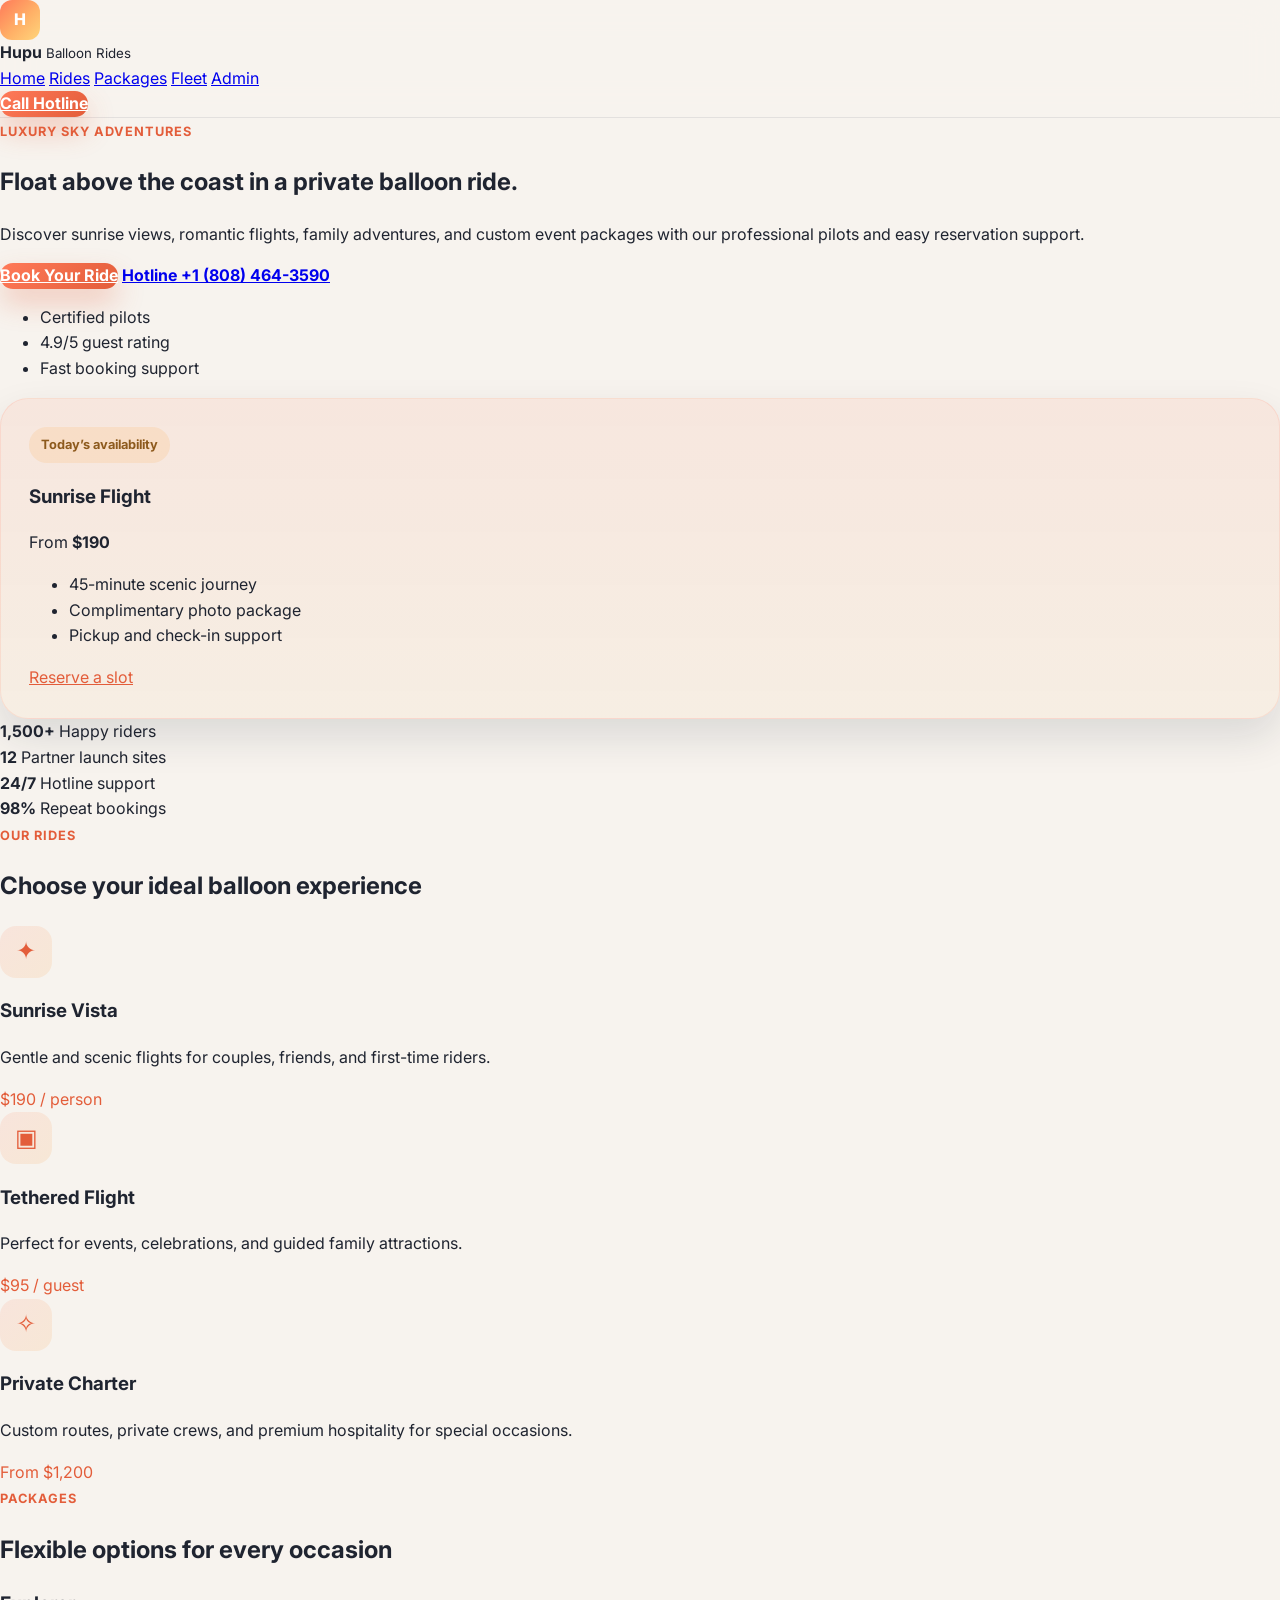
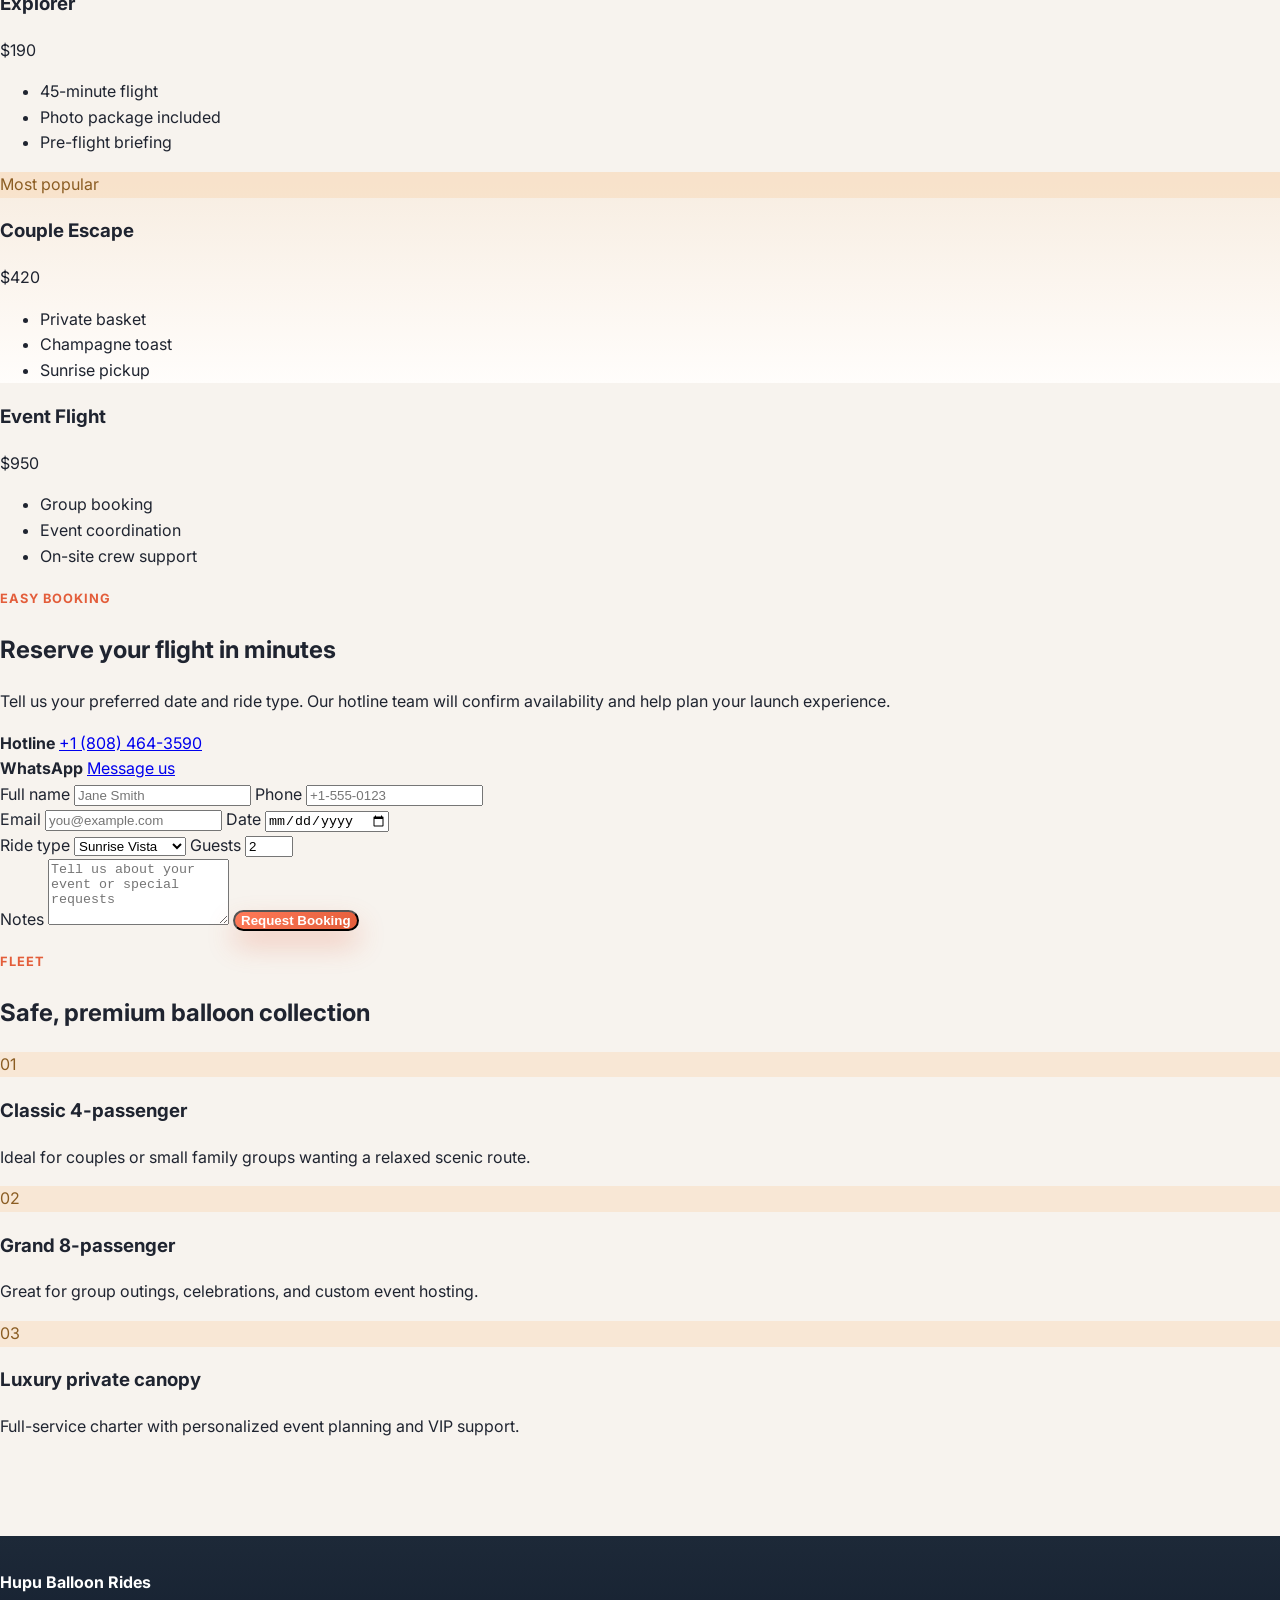
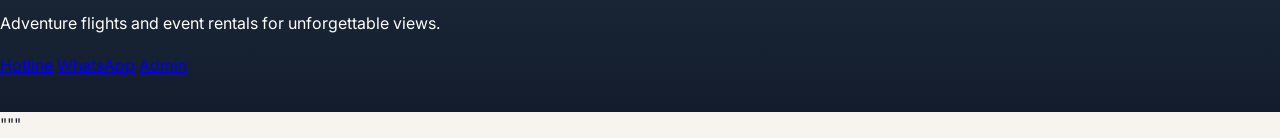
<file: index.html>
<!DOCTYPE html>
<html lang="en">
  <head>
    <meta charset="UTF-8" />
    <meta name="viewport" content="width=device-width, initial-scale=1.0" />
    <title>Hupu Balloon Rides</title>
    <meta
      name="description"
      content="Premium balloon rides, scenic flights, and event packages with quick hotline booking support."
    />
    <link rel="preconnect" href="https://fonts.googleapis.com" />
    <link rel="preconnect" href="https://fonts.gstatic.com" crossorigin />
    <link
      href="https://fonts.googleapis.com/css2?family=Inter:wght@400;500;600;700;800&display=swap"
      rel="stylesheet"
    />
    <link rel="stylesheet" href="styles.css" />
  </head>
  <body>
    <header class="topbar">
      <div class="container nav-wrap">
        <div class="brand">
          <span class="brand-mark">H</span>
          <div>
            <strong>Hupu</strong>
            <small>Balloon Rides</small>
          </div>
        </div>
        <nav class="nav">
          <a href="#home">Home</a>
          <a href="#rides">Rides</a>
          <a href="#pricing">Packages</a>
          <a href="#fleet">Fleet</a>
          <a href="admin.html">Admin</a>
        </nav>
        <a class="hotline-button" href="tel:+18084643590">Call Hotline</a>
      </div>
    </header>

    <main id="home">
      <section class="hero">
        <div class="container hero-grid">
          <div class="hero-copy">
            <span class="eyebrow">Luxury sky adventures</span>
            <h1>Float above the coast in a private balloon ride.</h1>
            <p>
              Discover sunrise views, romantic flights, family adventures, and custom event packages with our professional pilots and easy reservation support.
            </p>
            <div class="hero-actions">
              <a class="primary-button" href="#booking">Book Your Ride</a>
              <a class="secondary-button" href="tel:+18084643590">Hotline +1 (808) 464-3590</a>
            </div>
            <ul class="hero-points">
              <li>Certified pilots</li>
              <li>4.9/5 guest rating</li>
              <li>Fast booking support</li>
            </ul>
          </div>

          <div class="hero-card">
            <div class="card-badge">Today’s availability</div>
            <h3>Sunrise Flight</h3>
            <div class="price-row">
              <span>From</span>
              <strong>$190</strong>
            </div>
            <ul>
              <li>45-minute scenic journey</li>
              <li>Complimentary photo package</li>
              <li>Pickup and check-in support</li>
            </ul>
            <a href="#booking" class="card-link">Reserve a slot</a>
          </div>
        </div>
      </section>

      <section class="stats">
        <div class="container stats-grid">
          <div>
            <strong>1,500+</strong>
            <span>Happy riders</span>
          </div>
          <div>
            <strong>12</strong>
            <span>Partner launch sites</span>
          </div>
          <div>
            <strong>24/7</strong>
            <span>Hotline support</span>
          </div>
          <div>
            <strong>98%</strong>
            <span>Repeat bookings</span>
          </div>
        </div>
      </section>

      <section class="services" id="rides">
        <div class="container section-heading">
          <span class="eyebrow">Our rides</span>
          <h2>Choose your ideal balloon experience</h2>
        </div>
        <div class="container cards-grid">
          <article class="service-card">
            <div class="icon">✦</div>
            <h3>Sunrise Vista</h3>
            <p>Gentle and scenic flights for couples, friends, and first-time riders.</p>
            <span>$190 / person</span>
          </article>
          <article class="service-card">
            <div class="icon">▣</div>
            <h3>Tethered Flight</h3>
            <p>Perfect for events, celebrations, and guided family attractions.</p>
            <span>$95 / guest</span>
          </article>
          <article class="service-card">
            <div class="icon">✧</div>
            <h3>Private Charter</h3>
            <p>Custom routes, private crews, and premium hospitality for special occasions.</p>
            <span>From $1,200</span>
          </article>
        </div>
      </section>

      <section class="pricing" id="pricing">
        <div class="container section-heading">
          <span class="eyebrow">Packages</span>
          <h2>Flexible options for every occasion</h2>
        </div>
        <div class="container pricing-grid">
          <div class="pricing-card">
            <h3>Explorer</h3>
            <div class="price">$190</div>
            <ul>
              <li>45-minute flight</li>
              <li>Photo package included</li>
              <li>Pre-flight briefing</li>
            </ul>
          </div>
          <div class="pricing-card featured">
            <div class="popular">Most popular</div>
            <h3>Couple Escape</h3>
            <div class="price">$420</div>
            <ul>
              <li>Private basket</li>
              <li>Champagne toast</li>
              <li>Sunrise pickup</li>
            </ul>
          </div>
          <div class="pricing-card">
            <h3>Event Flight</h3>
            <div class="price">$950</div>
            <ul>
              <li>Group booking</li>
              <li>Event coordination</li>
              <li>On-site crew support</li>
            </ul>
          </div>
        </div>
      </section>

      <section class="booking" id="booking">
        <div class="container booking-grid">
          <div class="booking-copy">
            <span class="eyebrow">Easy booking</span>
            <h2>Reserve your flight in minutes</h2>
            <p>
              Tell us your preferred date and ride type. Our hotline team will confirm availability and help plan your launch experience.
            </p>
            <div class="contact-box">
              <div>
                <strong>Hotline</strong>
                <a href="tel:+18084643590">+1 (808) 464-3590</a>
              </div>
              <div>
                <strong>WhatsApp</strong>
                <a href="https://wa.me/18084643590" target="_blank" rel="noreferrer">Message us</a>
              </div>
            </div>
          </div>

          <form id="bookingForm" class="booking-form">
            <div class="field-row">
              <label>
                Full name
                <input type="text" name="name" placeholder="Jane Smith" required />
              </label>
              <label>
                Phone
                <input type="tel" name="phone" placeholder="+1-555-0123" required />
              </label>
            </div>

            <div class="field-row">
              <label>
                Email
                <input type="email" name="email" placeholder="you@example.com" required />
              </label>
              <label>
                Date
                <input type="date" name="date" required />
              </label>
            </div>

            <div class="field-row">
              <label>
                Ride type
                <select name="rideType" required>
                  <option value="Sunrise Vista">Sunrise Vista</option>
                  <option value="Tethered Flight">Tethered Flight</option>
                  <option value="Private Charter">Private Charter</option>
                </select>
              </label>
              <label>
                Guests
                <input type="number" name="guests" min="1" max="12" value="2" required />
              </label>
            </div>

            <label>
              Notes
              <textarea name="notes" rows="4" placeholder="Tell us about your event or special requests"></textarea>
            </label>

            <button type="submit" class="primary-button wide-button">Request Booking</button>
            <p id="bookingStatus" class="status-message" aria-live="polite"></p>
          </form>
        </div>
      </section>

      <section class="fleet" id="fleet">
        <div class="container section-heading">
          <span class="eyebrow">Fleet</span>
          <h2>Safe, premium balloon collection</h2>
        </div>
        <div class="container fleet-grid">
          <div class="fleet-item">
            <div class="fleet-number">01</div>
            <h3>Classic 4-passenger</h3>
            <p>Ideal for couples or small family groups wanting a relaxed scenic route.</p>
          </div>
          <div class="fleet-item">
            <div class="fleet-number">02</div>
            <h3>Grand 8-passenger</h3>
            <p>Great for group outings, celebrations, and custom event hosting.</p>
          </div>
          <div class="fleet-item">
            <div class="fleet-number">03</div>
            <h3>Luxury private canopy</h3>
            <p>Full-service charter with personalized event planning and VIP support.</p>
          </div>
        </div>
      </section>
    </main>

    <footer class="footer">
      <div class="container footer-inner">
        <div>
          <strong>Hupu Balloon Rides</strong>
          <p>Adventure flights and event rentals for unforgettable views.</p>
        </div>
        <div class="footer-links">
          <a href="tel:+18084643590">Hotline</a>
          <a href="https://wa.me/18084643590" target="_blank" rel="noreferrer">WhatsApp</a>
          <a href="admin.html">Admin</a>
        </div>
      </div>
    </footer>

    <script src="script.js"></script>
  </body>
</html>



























































































































































































































"""
</file>
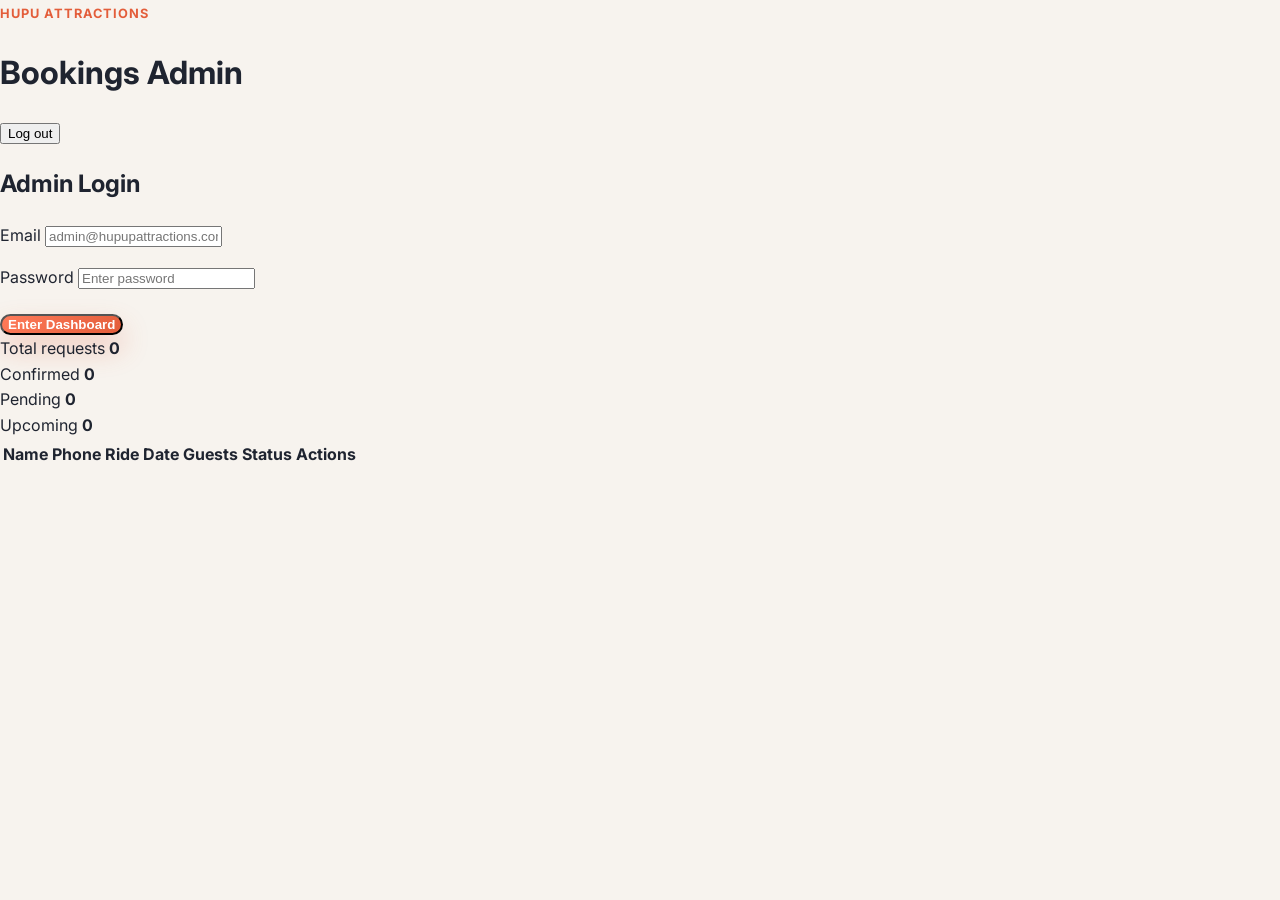
<file: admin.html>
<!DOCTYPE html>
<html lang="en">
  <head>
    <meta charset="UTF-8" />
    <meta name="viewport" content="width=device-width, initial-scale=1.0" />
    <title>Hupu Admin</title>
    <meta
      name="description"
      content="Admin dashboard for managing Hupu balloon ride bookings and rental requests."
    />
    <link rel="preconnect" href="https://fonts.googleapis.com" />
    <link rel="preconnect" href="https://fonts.gstatic.com" crossorigin />
    <link
      href="https://fonts.googleapis.com/css2?family=Inter:wght@400;500;600;700;800&display=swap"
      rel="stylesheet"
    />
    <link rel="stylesheet" href="styles.css" />
  </head>
  <body>
    <div class="admin-shell">
      <div class="admin-panel">
        <header class="admin-header">
          <div>
            <span class="eyebrow">Hupu Attractions</span>
            <h1>Bookings Admin</h1>
          </div>
          <button id="adminLogout" class="admin-logout" type="button">Log out</button>
        </header>

        <div class="admin-body">
          <div class="login-card">
            <h2>Admin Login</h2>
            <p class="login-status" aria-live="polite"></p>
            <form id="adminLoginForm">
              <label>
                Email
                <input type="email" name="email" placeholder="admin@hupupattractions.com" required />
              </label>

              <div style="height: 16px"></div>

              <label>
                Password
                <input type="password" name="password" placeholder="Enter password" required />
              </label>

              <div style="height: 20px"></div>

              <button type="submit" class="primary-button wide-button">Enter Dashboard</button>
            </form>
          </div>

          <section class="dashboard" aria-live="polite">
            <div class="dashboard-stats">
              <div class="stat-card">
                <span>Total requests</span>
                <strong data-stat="total">0</strong>
              </div>
              <div class="stat-card">
                <span>Confirmed</span>
                <strong data-stat="confirmed">0</strong>
              </div>
              <div class="stat-card">
                <span>Pending</span>
                <strong data-stat="pending">0</strong>
              </div>
              <div class="stat-card">
                <span>Upcoming</span>
                <strong data-stat="upcoming">0</strong>
              </div>
            </div>

            <div class="table-wrap">
              <table class="bookings-table">
                <thead>
                  <tr>
                    <th>Name</th>
                    <th>Phone</th>
                    <th>Ride</th>
                    <th>Date</th>
                    <th>Guests</th>
                    <th>Status</th>
                    <th>Actions</th>
                  </tr>
                </thead>
                <tbody id="bookingsTableBody"></tbody>
              </table>
            </div>
          </section>
        </div>
      </div>
    </div>

    <script src="script.js"></script>
  </body>
</html>
</file>
<file: styles.css>
* {
  box-sizing: border-box;
}

:root {
  --bg: #f7f3ee;
  --card: #fffdfb;
  --ink: #1f2430;
  --muted: #5d6678;
  --brand: #ff7a59;
  --brand-dark: #e35d3a;
  --accent: #f7b267;
  --accent-soft: #fff1d9;
  --success: #1ea57a;
  --danger: #d94e67;
  --border: rgba(31, 42, 55, 0.09);
  --shadow: 0 18px 40px rgba(18, 29, 52, 0.12);
}

html {
  scroll-behavior: smooth;
}

body {
  margin: 0;
  font-family: "Inter", sans-serif;
  background: var(--bg);
  color: var(--ink);
  line-height: 1.6;
}

/* ...existing CSS continues unchanged... */

.topbar {
  position: sticky;
  top: 0;
  z-index: 50;
  background: rgba(247, 243, 238, 0.88);
  backdrop-filter: blur(18px);
  border-bottom: 1px solid var(--border);
}

.brand-mark {
  width: 40px;
  height: 40px;
  display: grid;
  place-items: center;
  border-radius: 12px;
  background: linear-gradient(135deg, var(--brand), #ffb067 55%, #ffd57a);
  color: white;
  font-weight: 800;
}

.nav a:hover,
.footer-links a:hover {
  color: var(--brand-dark);
}

.hotline-button,
.primary-button,
.secondary-button {
  display: inline-flex;
  align-items: center;
  justify-content: center;
  border-radius: 999px;
  font-weight: 700;
  transition: 0.2s ease;
}

.hotline-button,
.primary-button {
  background: linear-gradient(135deg, var(--brand), var(--brand-dark));
  color: white;
  box-shadow: 0 14px 28px rgba(227, 93, 58, 0.28);
}

.hero-card {
  background: linear-gradient(180deg, rgba(255, 122, 89, 0.10), rgba(247, 178, 103, 0.08));
  border: 1px solid rgba(255, 122, 89, 0.14);
  box-shadow: var(--shadow);
  border-radius: 28px;
  padding: 28px;
}

.card-badge {
  display: inline-block;
  padding: 8px 12px;
  border-radius: 999px;
  background: rgba(247, 178, 103, 0.2);
  color: #8d5a1d;
  font-size: 0.8rem;
  font-weight: 700;
}

.eyebrow {
  display: inline-block;
  font-weight: 700;
  letter-spacing: 0.08em;
  text-transform: uppercase;
  font-size: 0.8rem;
  color: var(--brand-dark);
}

.icon {
  width: 52px;
  height: 52px;
  display: grid;
  place-items: center;
  border-radius: 16px;
  background: linear-gradient(135deg, rgba(255, 122, 89, 0.12), rgba(247, 178, 103, 0.18));
  color: var(--brand-dark);
  font-size: 1.5rem;
}

.service-card span,
.card-link {
  color: var(--brand-dark);
}

.pricing-card.featured {
  border-color: rgba(247, 178, 103, 0.45);
  background: linear-gradient(180deg, rgba(247, 178, 103, 0.10), #fffdfb);
}

.popular {
  background: rgba(247, 178, 103, 0.18);
  color: #8b5d23;
}

.fleet-number {
  background: rgba(247, 178, 103, 0.18);
  color: #8b5d23;
}

.footer {
  background: linear-gradient(180deg, #1d2938, #121c2d);
  color: white;
  margin-top: 96px;
  padding: 34px 0;
}

.footer-button {
  background: linear-gradient(135deg, var(--brand), var(--brand-dark));
  color: white;
}

.admin-login {
  background: linear-gradient(180deg, rgba(255, 122, 89, 0.05), rgba(247, 178, 103, 0.06));
}
</file>
